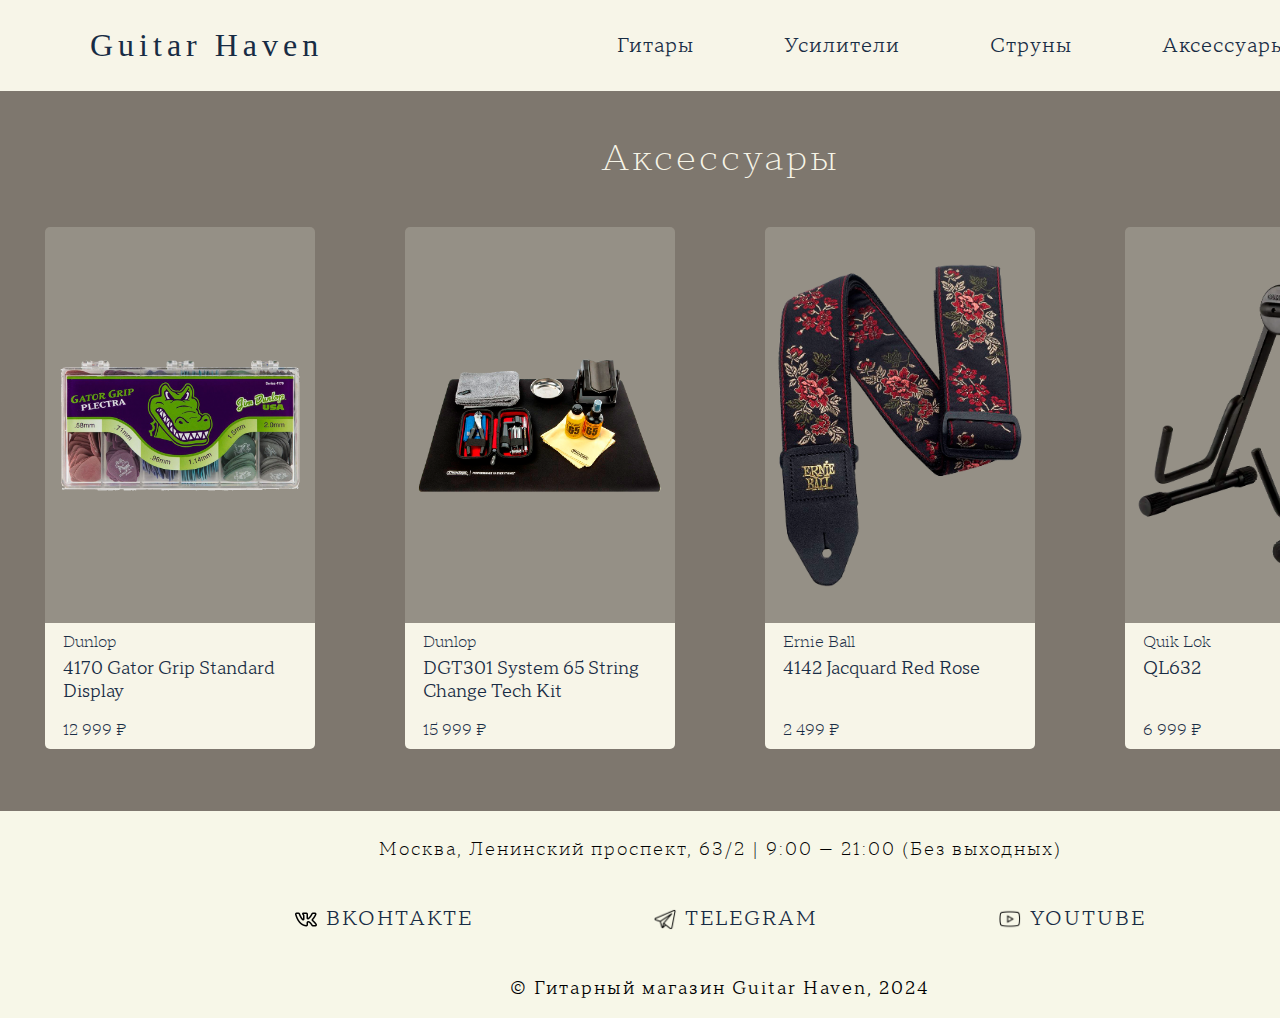
<file: accessories.html>
<!DOCTYPE html>
<html lang="ru">
<head>
    <meta charset="UTF-8">
    <meta name="viewport" content="width=device-width, initial-scale=1.0">
    <link rel="shortcut icon" href="styles/ph/icon192.png" type="image/png">
    <link rel="stylesheet" href="styles/style_accessories.css"> 
    <title>Guitar Haven</title>
</head>
<body>
    <script src="script.js"></script>
    <header>
        <div class="logo">
            <h1><a href="index.html">Guitar Haven</a></h1>
        </div>
        <nav>
            <ul>
                <li><a href="guitars.html">Гитары</a></li>
                <li><a href="amp.html">Усилители</a></li>
                <li><a href="strings.html">Струны</a></li>
                <li><a href="accessories.html">Аксессуары</a></li>
            </ul>
        </nav>
    </header>
    <main>
        <div class="container">
            <div class="main-text">
                Аксессуары
            </div>
            <div class="main-content">

                    <div class="cell">
                        <a href="#" onclick="showForm('Dunlop 4170 Gator Grip Standard Display', '12999')">
                        <div class="cell-image">
                            <img src="styles/ph/Dunlop_4170_Gator_Grip_Standard_Display.png">
                        </div>
                        <div class="cell-text">
                            <div class="maker">Dunlop</div>
                            <div class="model">4170 Gator Grip Standard Display</div>
                            <div class="price">12 999 ₽</div>
                        </div>
                        </a>
                    </div>
                
                <div class="cell">
                    <a href="#" onclick="showForm('Dunlop DGT301 System 65 String Change Tech Kit', '15999')">
                        <div class="cell-image">
                            <img src="styles/ph/Dunlop_DGT301_System_65_String_Change_Tech_Kit.png">
                        </div>
                        <div class="cell-text">
                            <div class="maker">Dunlop</div>
                            <div class="model">DGT301 System 65 String Change Tech Kit</div>
                            <div class="price">15 999 ₽</div>
                        </div>
                    </a>
                </div>
                
                <div class="cell">
                    <a href="#" onclick="showForm('Ernie Ball 4142 Jacquard Red Rose', '2499')">
                        <div class="cell-image">
                            <img src="styles/ph/ERNIE_BALL_4142_Jacquard_Red_Rose.png">
                        </div>
                        <div class="cell-text">
                            <div class="maker">Ernie Ball</div>
                            <div class="model">4142 Jacquard Red Rose</div>
                            <div class="price">2 499 ₽</div>
                        </div>
                    </a>
                </div>

                <div class="cell">
                    <a href="#" onclick="showForm('Quik Lok QL632', '6999')">
                        <div class="cell-image">
                            <img src="styles/ph/QUIK_LOK_QL632.png">
                        </div>
                        <div class="cell-text">
                            <div class="maker">Quik Lok</div>
                            <div class="model">QL632</div>
                            <div class="price">6 999 ₽</div>
                        </div>
                    </a>
                </div>
    
            </div>
        </div>

        <div class="footer-content">
            <div class="contacts">
                <p>Москва, Ленинский проспект, 63/2 | 9:00 — 21:00 (Без выходных)</p>
                <nav class="footer-menu">
                    <div class="socials">
                        <ul>
                            <li><a href="https://vk.com/guitar_haven" class="vk">ВКОНТАКТЕ</a></li>
                            <li><a href="https://t.me/+OO-xikKGT0M5MjQy" class="tg">TELEGRAM</a></li>
                            <li><a href="https://www.youtube.com/@guitar_haven" class="youtube">YOUTUBE</a></li>
                        </ul>
                    </div>
                </nav>
                <div class="copyright">© Гитарный магазин Guitar Haven, 2024</div>
            </div>
        </div>
        
        <div id="modal" class="modal">
            <div class="modal-content">
                <span class="close" onclick="closeForm()">&times;</span>
                <h2 id="form-title"></h2>
                <form id="order-form" action="order.php" method="post">
                    <input type="hidden" id="item-name" name="item-name">
                    <input type="hidden" id="item-price" name="item-price">
                    <label for="name">Ваше имя:</label>
                    <input type="text" id="name" name="name" required>
                    <label for="email">Ваш email:</label>
                    <input type="email" id="email" name="email">
                    <input type="submit" value="Отправить">
                </form>
            </div>
        </div>

    </main>
</body>
</html>
</file>
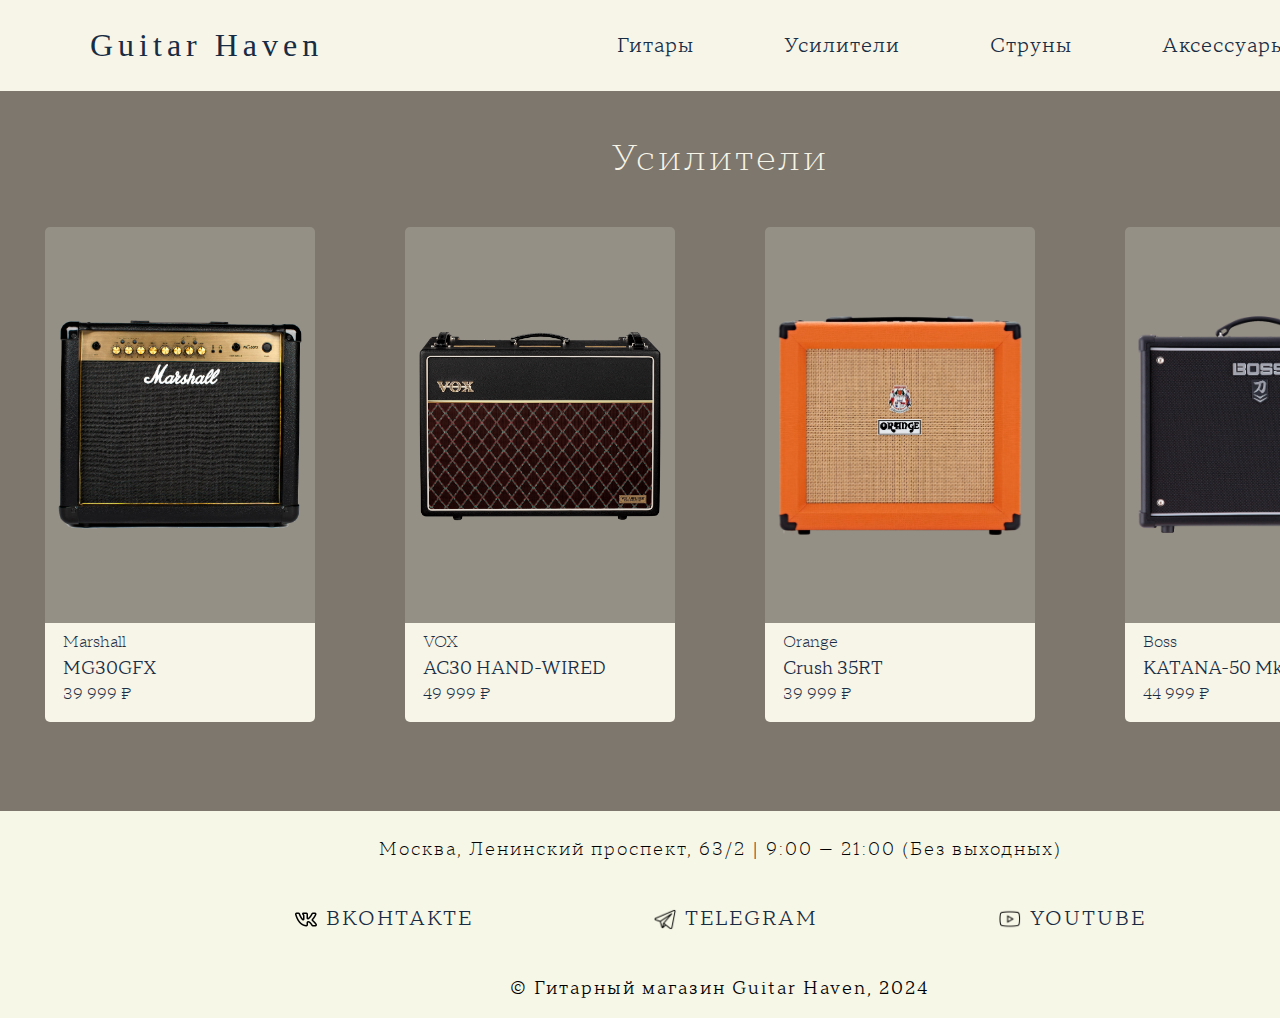
<file: amp.html>
<!DOCTYPE html>
<html lang="ru">
<head>
    <meta charset="UTF-8">
    <meta name="viewport" content="width=device-width, initial-scale=1.0">
    <link rel="shortcut icon" href="styles/ph/icon192.png" type="image/png">
    <link rel="stylesheet" href="styles/style_amp.css"> 
    <title>Guitar Haven</title>
</head>
<body>
    <script src="script.js"></script>
    <header>
        <div class="logo">
            <h1><a href="index.html">Guitar Haven</a></h1>
        </div>
        <nav>
            <ul>
                <li><a href="guitars.html">Гитары</a></li>
                <li><a href="amp.html">Усилители</a></li>
                <li><a href="strings.html">Струны</a></li>
                <li><a href="accessories.html">Аксессуары</a></li>
            </ul>
        </nav>
    </header>
    <main>
        <div class="container">
            <div class="main-text">
                Усилители
            </div>
            <div class="main-content">

                    <div class="cell">
                        <a href="#" onclick="showForm('Marshall MG30GFX', '39999')">
                        <div class="cell-image">
                            <img src="styles/ph/marshall_mg30gfx.png">
                        </div>
                        <div class="cell-text">
                            <div class="maker">Marshall</div>
                            <div class="model">MG30GFX</div>
                            <div class="price">39 999 ₽</div>
                        </div>
                        </a>
                    </div>
                
                <div class="cell">
                    <a href="#" onclick="showForm('VOX AC30 HAND-WIRED', '49999')">
                        <div class="cell-image">
                            <img src="styles/ph/vox_AC30_hand-wired.png">
                        </div>
                        <div class="cell-text">
                            <div class="maker">VOX</div>
                            <div class="model">AC30 HAND-WIRED</div>
                            <div class="price">49 999 ₽</div>
                        </div>
                    </a>
                </div>
                
                <div class="cell">
                    <a href="#" onclick="showForm('Orange Crush 35RT', '39999')">
                        <div class="cell-image">
                            <img src="styles/ph/orange_crush_35rt.png">
                        </div>
                        <div class="cell-text">
                            <div class="maker">Orange</div>
                            <div class="model">Crush 35RT</div>
                            <div class="price">39 999 ₽</div>
                        </div>
                    </a>
                </div>

                <div class="cell">
                    <a href="#" onclick="showForm('Boss KATANA-50 MkII', '44999')">
                        <div class="cell-image">
                            <img src="styles/ph/boss_katana_50_mk_ll.png">
                        </div>
                        <div class="cell-text">
                            <div class="maker">Boss</div>
                            <div class="model">KATANA-50 MkII</div>
                            <div class="price">44 999 ₽</div>
                        </div>
                    </a>
                </div>
    
            </div>
        </div>

        <div class="footer-content">
            <div class="contacts">
                <p>Москва, Ленинский проспект, 63/2 | 9:00 — 21:00 (Без выходных)</p>
                <nav class="footer-menu">
                    <div class="socials">
                        <ul>
                            <li><a href="https://vk.com/guitar_haven" class="vk">ВКОНТАКТЕ</a></li>
                            <li><a href="https://t.me/+OO-xikKGT0M5MjQy" class="tg">TELEGRAM</a></li>
                            <li><a href="https://www.youtube.com/@guitar_haven" class="youtube">YOUTUBE</a></li>
                        </ul>
                    </div>
                </nav>
                <div class="copyright">© Гитарный магазин Guitar Haven, 2024</div>
            </div>
        </div>
        
        <div id="modal" class="modal">
            <div class="modal-content">
                <span class="close" onclick="closeForm()">&times;</span>
                <h2 id="form-title"></h2>
                <form id="order-form" action="order.php" method="post">
                    <input type="hidden" id="item-name" name="item-name">
                    <input type="hidden" id="item-price" name="item-price">
                    <label for="name">Ваше имя:</label>
                    <input type="text" id="name" name="name" required>
                    <label for="email">Ваш email:</label>
                    <input type="email" id="email" name="email">
                    <input type="submit" value="Отправить">
                </form>
            </div>
        </div>

    </main>
</body>
</html>
</file>
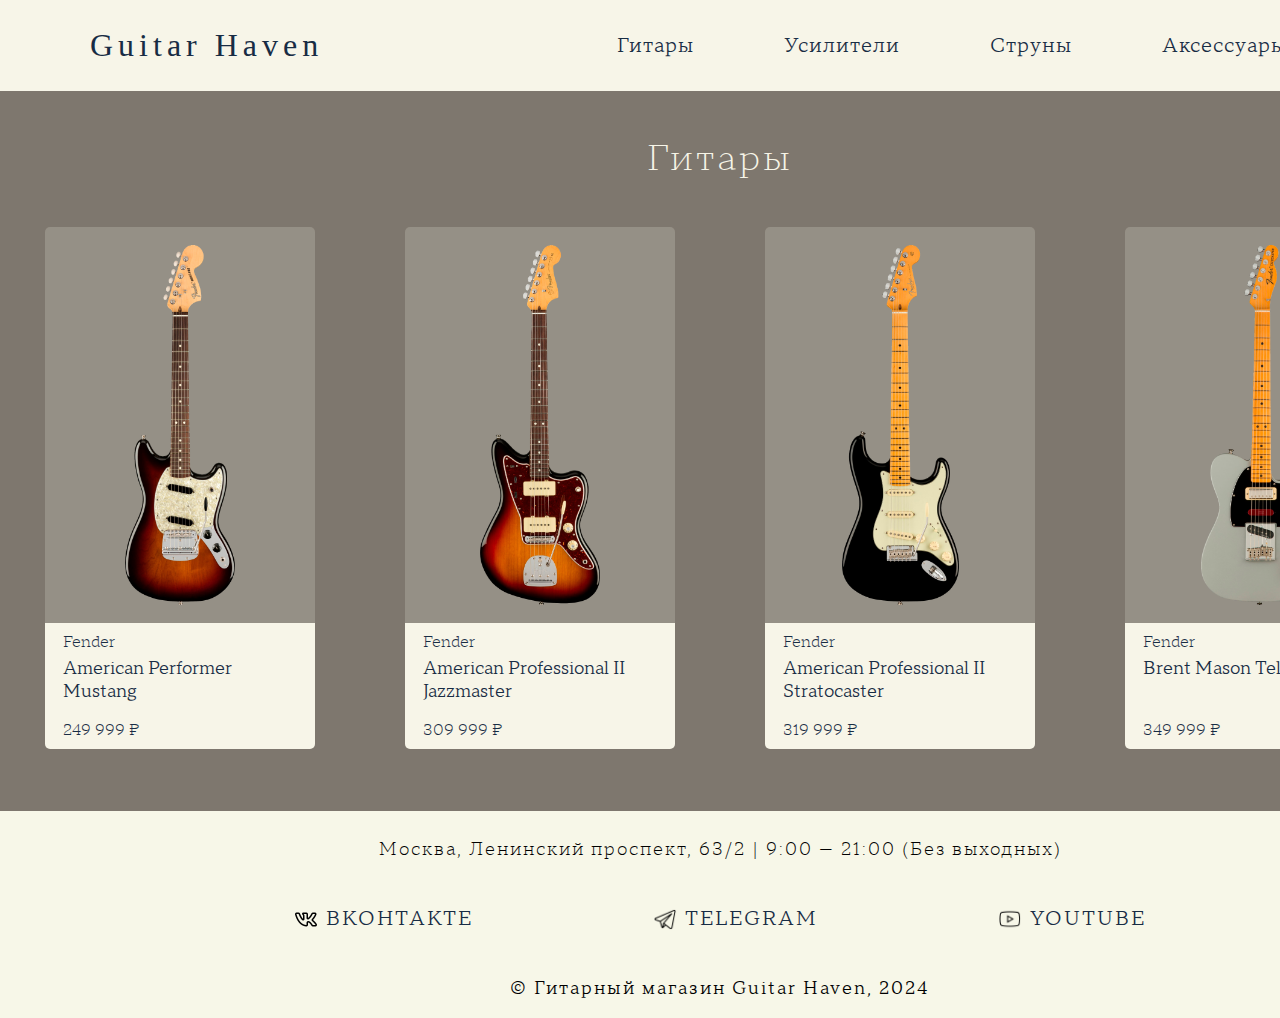
<file: guitars.html>
<!DOCTYPE html>
<html lang="ru">
<head>
    <meta charset="UTF-8">
    <meta name="viewport" content="width=device-width, initial-scale=1.0">
    <link rel="shortcut icon" href="styles/ph/icon192.png" type="image/png">
    <link rel="stylesheet" href="styles/style_guitars.css"> 
    <title>Guitar Haven</title>
</head>
<body>
    <script src="script.js"></script>
    <header>
        <div class="logo">
            <h1><a href="index.html">Guitar Haven</a></h1>
        </div>
        <nav>
            <ul>
                <li><a href="guitars.html">Гитары</a></li>
                <li><a href="amp.html">Усилители</a></li>
                <li><a href="strings.html">Струны</a></li>
                <li><a href="accessories.html">Аксессуары</a></li>
            </ul>
        </nav>
    </header>
    <main>
        <div class="container">
            <div class="main-text">
                Гитары
            </div>
            <div class="main-content">

                    <div class="cell" onclick="showForm('Fender American Performer Mustang', '249999')">
                        <a href="#">
                        <div class="cell-image">
                            <img src="styles/ph/american_preformer_mustang.png">
                        </div>
                        <div class="cell-text">
                            <div class="maker">Fender</div>
                            <div class="model">American Performer Mustang</div>
                            <div class="price">249 999 ₽</div>
                        </div>
                        </a>
                    </div>

                <div class="cell">
                    <a href="#" onclick="showForm('Fender American Professional II Jazzmaster', '309999')">
                        <div class="cell-image">
                            <img src="styles/ph/american_professional_ll_jazzmaster.png">
                        </div>
                        <div class="cell-text">
                            <div class="maker">Fender</div>
                            <div class="model">American Professional II Jazzmaster</div>
                            <div class="price">309 999 ₽</div>
                        </div>
                    </a>
                </div>

                <div class="cell">
                    <a href="#" onclick="showForm('Fender Professional II Stratocaster', '319999')">
                        <div class="cell-image">
                            <img src="styles/ph/american_professional_ll_stratocaster.png">
                        </div>
                        <div class="cell-text">
                            <div class="maker">Fender</div>
                            <div class="model">American Professional II Stratocaster</div>
                            <div class="price">319 999 ₽</div>
                        </div>
                    </a>
                </div>
                
                <div class="cell">
                    <a href="#" onclick="showForm('Fender Brent Mason Telecaster', '349999')" >
                        <div class="cell-image">
                            <img src="styles/ph/brent_mason_telecaster.png">
                        </div>
                        <div class="cell-text">
                            <div class="maker">Fender</div>
                            <div class="model">Brent Mason Telecaster</div>
                            <div class="price">349 999 ₽</div>
                        </div>
                    </a>
                </div>
    
            </div>
        </div>

        <div class="footer-content">
            <div class="contacts">
                <p>Москва, Ленинский проспект, 63/2 | 9:00 — 21:00 (Без выходных)</p>
                <nav class="footer-menu">
                    <div class="socials">
                        <ul>
                            <li><a href="https://vk.com/guitar_haven" class="vk">ВКОНТАКТЕ</a></li>
                            <li><a href="https://t.me/+OO-xikKGT0M5MjQy" class="tg">TELEGRAM</a></li>
                            <li><a href="https://www.youtube.com/@guitar_haven" class="youtube">YOUTUBE</a></li>
                        </ul>
                    </div>
                </nav>
                <div class="copyright">© Гитарный магазин Guitar Haven, 2024</div>
            </div>
        </div>

        <div id="modal" class="modal">
            <div class="modal-content">
                <span class="close" onclick="closeForm()">&times;</span>
                <h2 id="form-title"></h2>
                <form id="order-form" action="order.php" method="post">
                    <input type="hidden" id="item-name" name="item-name">
                    <input type="hidden" id="item-price" name="item-price">
                    <label for="name">Ваше имя:</label>
                    <input type="text" id="name" name="name" required>
                    <label for="email">Ваш email:</label>
                    <input type="email" id="email" name="email">
                    <input type="submit" value="Отправить">
                </form>
            </div>
        </div>

    </main>
</body>
</html>
</file>
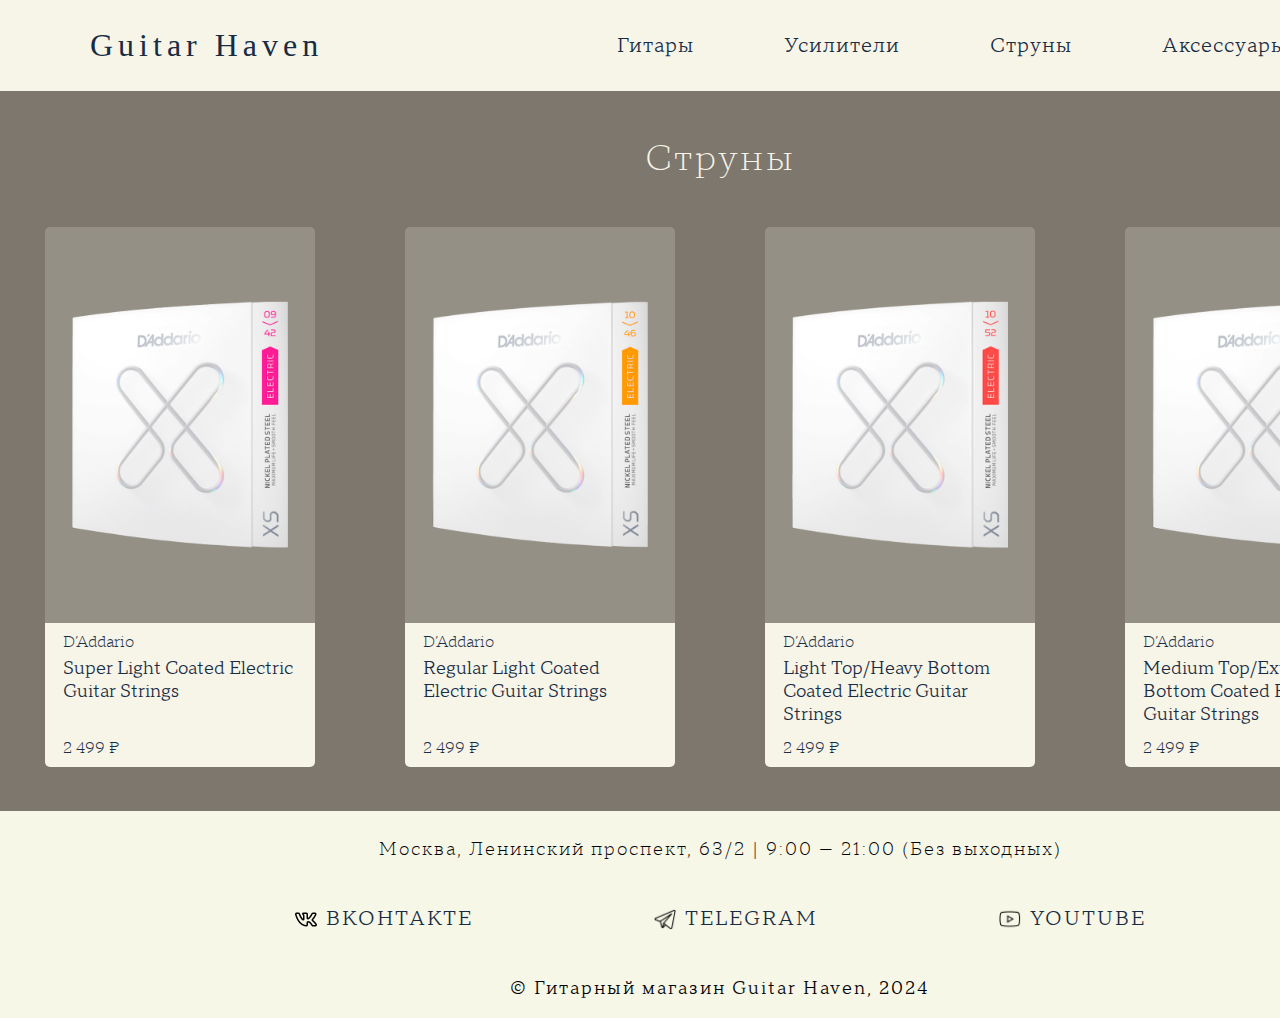
<file: strings.html>
<!DOCTYPE html>
<html lang="ru">
<head>
    <meta charset="UTF-8">
    <meta name="viewport" content="width=device-width, initial-scale=1.0">
    <link rel="shortcut icon" href="styles/ph/icon192.png" type="image/png">
    <link rel="stylesheet" href="styles/style_strings.css"> 
    <title>Guitar Haven</title>
</head>
<body>
    <script src="script.js"></script>
    <header>
        <div class="logo">
            <h1><a href="index.html">Guitar Haven</a></h1>
        </div>
        <nav>
            <ul>
                <li><a href="guitars.html">Гитары</a></li>
                <li><a href="amp.html">Усилители</a></li>
                <li><a href="strings.html">Струны</a></li>
                <li><a href="accessories.html">Аксессуары</a></li>
            </ul>
        </nav>
    </header>
    <main>
        <div class="container">
            <div class="main-text">
                Струны
            </div>
            <div class="main-content">

                    <div class="cell">
                        <a href="#" onclick="showForm('D’Addario Super Light Coated Electric Guitar Strings', '2499')">
                        <div class="cell-image">
                            <img src="styles/ph/Super_Light_Coated_Electric_Guitar_Strings.png">
                        </div>
                        <div class="cell-text">
                            <div class="maker">D’Addario</div>
                            <div class="model">Super Light Coated Electric Guitar Strings</div>
                            <div class="price">2 499 ₽</div>
                        </div>
                        </a>
                    </div>

                <div class="cell">
                    <a href="#" onclick="showForm('D’Addario Regular Light Coated Electric Guitar Strings', '2499')">
                        <div class="cell-image">
                            <img src="styles/ph/Regular_Light_Coated_Electric_Guitar_Strings.png">
                        </div>
                        <div class="cell-text">
                            <div class="maker">D’Addario</div>
                            <div class="model">Regular Light Coated Electric Guitar Strings</div>
                            <div class="price">2 499 ₽</div>
                        </div>
                    </a>
                </div>
                
                <div class="cell">
                    <a href="#" onclick="showForm('D’Addario Light Top/Heavy Bottom Coated Electric Guitar Strings', '2499')">
                        <div class="cell-image">
                            <img src="styles/ph/Light_Top_Heavy_Bottom_Coated_Electric_Guitar_Strings.png">
                        </div>
                        <div class="cell-text">
                            <div class="maker">D’Addario</div>
                            <div class="model">Light Top/Heavy Bottom Coated Electric Guitar Strings</div>
                            <div class="price">2 499 ₽</div>
                        </div>
                    </a>
                </div>
                
                <div class="cell">
                    <a href="#" onclick="showForm('D’Addario Medium Top/Extra Heavy Bottom Coated Electric Guitar Strings', '2499')">
                        <div class="cell-image">
                            <img src="styles/ph/Medium_Top_Extra_Heavy_Coated_Electric_Guitar_Strings.png">
                        </div>
                        <div class="cell-text">
                            <div class="maker">D’Addario</div>
                            <div class="model">Medium Top/Extra Heavy Bottom Coated Electric Guitar Strings</div>
                            <div class="price">2 499 ₽</div>
                        </div>
                    </a>
                </div>
    
            </div>
        </div>

        <div class="footer-content">
            <div class="contacts">
                <p>Москва, Ленинский проспект, 63/2 | 9:00 — 21:00 (Без выходных)</p>
                <nav class="footer-menu">
                    <div class="socials">
                        <ul>
                            <li><a href="https://vk.com/guitar_haven" class="vk">ВКОНТАКТЕ</a></li>
                            <li><a href="https://t.me/+OO-xikKGT0M5MjQy" class="tg">TELEGRAM</a></li>
                            <li><a href="https://www.youtube.com/@guitar_haven" class="youtube">YOUTUBE</a></li>
                        </ul>
                    </div>
                </nav>
                <div class="copyright">© Гитарный магазин Guitar Haven, 2024</div>
            </div>
        </div>
        
        <div id="modal" class="modal">
            <div class="modal-content">
                <span class="close" onclick="closeForm()">&times;</span>
                <h2 id="form-title"></h2>
                <form id="order-form" action="order.php" method="post">
                    <input type="hidden" id="item-name" name="item-name">
                    <input type="hidden" id="item-price" name="item-price">
                    <label for="name">Ваше имя:</label>
                    <input type="text" id="name" name="name" required>
                    <label for="email">Ваш email:</label>
                    <input type="email" id="email" name="email">
                    <input type="submit" value="Отправить">
                </form>
            </div>
        </div>

    </main>
</body>
</html>
</file>
<file: styles/style_accessories.css>
@font-face {
    font-family: 'TT Norms';
    src: url('fonts/tt-norms-pro-serif/TTNormsProSerif-Normal.ttf') format('truetype');
}

@font-face {
    font-family: 'TT Norms Light';
    src: url('fonts/tt-norms-pro-serif/TTNormsProSerif-Light.ttf') format('truetype');
}

@font-face {
    font-family: 'TT Norms Regular';
    src: url('fonts/tt-norms-pro-serif/TTNormsProSerif-Regular.ttf') format('truetype');
}

body {
    display: grid;
    background-color: rgb(126, 119, 110);
    margin: 0;
}

header {
    background-color: #f7f5e8;
    display: flex;
    justify-content: space-between;
    align-items: center;
    padding: 3vb 2vb;
}

header h1 a {
    color: #182C44;
    text-decoration: none;
}

.logo h1 {
    text-align: center;
    letter-spacing: 5px;
    margin: 0 8vb;
    font-family: 'Engravers MT', serif;
    font-weight: 200;
}

header nav ul {
    padding-inline-end: 10vb;
    padding-inline-start: 0;
    letter-spacing: 1px;
    list-style: none;
    margin: auto;
    display: flex;
    flex-wrap: wrap;
    justify-content: center;
}

header nav li {
    margin: 0 5vb;
}

header nav a {
    text-align: center;
    font-size: 20px;
    font-family: 'TT Norms Regular', sans-serif;
    font-weight: 400;
    text-decoration: none;
    color: #182C44;
    position: relative;
    transition: transform 0.3s ease;
    display: block;
}

header nav a:hover {
    transform: scale(1.1);
}

.container {
    height: 80vb;
    display: flex;
    align-items: center;
    flex-direction: column;
}

.main-text {
    text-align: center;
    margin: 5vb 0;
    color: rgb(247, 245, 232);
    font-family: 'TT Norms Light', sans-serif;
    letter-spacing: 3px;
    font-size: 36px;
    font-weight: 100;
}

.main-content {
    display: flex;
    justify-content: center;
    align-items: center;
    flex-direction: row;
}

.cell {
    align-items: center;
    justify-content: center;
    text-align: center;
    width: 30vb;
    height: 40vb;
    margin: 0 5vb;
    transition: 0.3s;
}

.cell:hover {
    transform: scale(1.05);
    transition: 0.3s;
}

.cell-image {
    padding: 2vb 0;
    border-top-right-radius: 5px;
    border-top-left-radius: 5px;
    background-color: rgba(247, 245, 232, 0.2);
    display: flex;
    justify-content: center;
    align-items: center;
    height: 100%;
    width: 100%;
    overflow: hidden;
}

.cell-image img {
    transform: scale(0.9);
    max-width: 100%;
    max-height: 100%;
    width: auto;
    height: auto;
    object-fit: cover;
}

.cell-text {
    display: flex;
    flex-direction: column;
    min-height: 12vb;
    padding: 1vb 2vb;
    margin: 0;
    background-color: #f7f5e8;
    border-bottom-left-radius: 5px;
    border-bottom-right-radius: 5px;
    margin-bottom: 5vb;
}

.cell-text .maker {
    text-align: start;
    color: #182C44;
    font-family: 'TT Norms Light', sans-serif;;
}

.cell-text .model {
    text-align: start;
    color: #182C44;
    font-family: 'TT Norms Regular', sans-serif;;
    font-size: large;
    padding: 0.5vb 0;
}

.cell-text .price {
    margin: auto auto 0 0;
    color: #182C44;
    font-family: 'TT Norms Light', sans-serif;
}

a {
    text-decoration: none;
}

.footer-content {
    flex-direction: column;
    justify-content: center;
    align-items: center;
    font-size: 18px;
    font-family: 'TT Norms Regular', sans-serif;
    letter-spacing: 2px;
    padding: 2vb 3vb;
    height: max-content;
    margin: 0;
    background-color: #f7f7e8;
}

.contacts p {
    font-family: 'TT Norms Light', sans-serif;
    text-align: center;
    padding-top: 1vb;
    margin: 0;
}

.socials ul {
    margin: 3vb 0;
    padding-inline-start: 0;
    list-style: none;
    display: flex;
    flex-wrap: wrap;
    align-items: center;
    justify-content: center;
}

.socials li {
    margin: 2vb 10vb;
    display: flex;
    align-items: center;
}

.socials li a {
    display: flex;
    align-items: center;
    text-decoration: none;
}

.socials li a::before {
    content: '';
    display: inline-block;
    width: 24px;
    height: 24px;
    background-size: contain;
    background-repeat: no-repeat;
    margin-right: 8px;
}

.socials li a.vk::before {
    background-image: url('ph/vk_alpha.png');
}

.socials li a.tg::before {
    background-image: url('ph/tg.png');
}

.socials li a.youtube::before {
    background-image: url('ph/youtube.png');
}

.copyright {
    text-align: center;
}

.footer-content nav a {
    text-align: center;
    font-size: 20px;
    font-family: 'TT Norms Regular', sans-serif;
    font-weight: 400;
    text-decoration: none;
    color: #182C44;
    position: relative;
    transition: transform 0.3s ease;
}

.footer-content nav a:hover {
    transform: scale(1.1);
}

.modal {
    display: none;
    position: fixed;
    z-index: 1000;
    left: 0;
    top: 0;
    width: 100%;
    height: 100%;
    overflow: auto;
    background-color: rgba(0, 0, 0, 0.5);
}

.modal-content {
    background-color: #f7f5e8;
    margin: 10% auto;
    padding: 20px;
    border: 1px solid #888;
    width: 80%;
    max-width: 500px;
    border-radius: 10px;
}

.modal-content h2{
    font-family: 'TT Norms Regular', sans-serif;
    text-align: center;
    color: #182c44;
}

.close {
    color: #aaa;
    float: right;
    font-size: 28px;
    font-weight: bold;
}

.close:hover,
.close:focus {
    color: black;
    text-decoration: none;
    cursor: pointer;
}

#order-form {
    display: flex;
    flex-direction: column;
}

#order-form label {
    margin-bottom: 10px;
    font-family: 'TT Norms Regular', sans-serif;
    color: #182C44;
}

#order-form input[type="text"],
#order-form input[type="email"] {
    font-size: large;
    margin-bottom: 20px;
    padding: 10px;
    font-family: 'TT Norms Regular', sans-serif;
    border: 1px solid #ccc;
    border-radius: 5px;
}

#order-form input[type="submit"] {
    font-family: 'TT Norms Regular', sans-serif;
    font-size: 16px;
    padding: 10px;
    background-color: #7e776e;
    color: white;
    border: none;
    border-radius: 5px;
    cursor: pointer;
    transition: 0.3s;
}

#order-form input[type="submit"]:hover {
    transition: 0.3s;
    background-color: #333;
}
</file>
<file: styles/style_amp.css>
@font-face {
    font-family: 'TT Norms';
    src: url('fonts/tt-norms-pro-serif/TTNormsProSerif-Normal.ttf') format('truetype');
}

@font-face {
    font-family: 'TT Norms Light';
    src: url('fonts/tt-norms-pro-serif/TTNormsProSerif-Light.ttf') format('truetype');
}

@font-face {
    font-family: 'TT Norms Regular';
    src: url('fonts/tt-norms-pro-serif/TTNormsProSerif-Regular.ttf') format('truetype');
}

body {
    display: grid;
    background-color: rgb(126, 119, 110);
    margin: 0;
}

header {
    background-color: #f7f5e8;
    display: flex;
    justify-content: space-between;
    align-items: center;
    padding: 3vb 2vb;
}

header h1 a {
    color: #182C44;
    text-decoration: none;
}

.logo h1 {
    text-align: center;
    letter-spacing: 5px;
    margin: 0 8vb;
    font-family: 'Engravers MT', serif;
    font-weight: 200;
}

header nav ul {
    padding-inline-end: 10vb;
    padding-inline-start: 0;
    letter-spacing: 1px;
    list-style: none;
    margin: auto;
    display: flex;
    flex-wrap: wrap;
    justify-content: center;
}

header nav li {
    margin: 0 5vb;
}

header nav a {
    text-align: center;
    font-size: 20px;
    font-family: 'TT Norms Regular', sans-serif;
    font-weight: 400;
    text-decoration: none;
    color: #182C44;
    position: relative;
    transition: transform 0.3s ease;
    display: block;
}

header nav a:hover {
    transform: scale(1.1);
}

.container {
    height: 80vb;
    display: flex;
    align-items: center;
    flex-direction: column;
}

.main-text {
    text-align: center;
    margin: 5vb 0;
    color: rgb(247, 245, 232);
    font-family: 'TT Norms Light', sans-serif;
    letter-spacing: 3px;
    font-size: 36px;
    font-weight: 100;
}

.main-content {
    display: flex;
    justify-content: center;
    align-items: center;
    flex-direction: row;
}

.cell {
    align-items: center;
    justify-content: center;
    text-align: center;
    width: 30vb;
    height: 40vb;
    margin: 0 5vb;
    transition: 0.3s;
}

.cell:hover {
    transform: scale(1.05);
    transition: 0.3s;
}

.cell-image {
    padding: 2vb 0;
    border-top-right-radius: 5px;
    border-top-left-radius: 5px;
    background-color: rgba(247, 245, 232, 0.2);
    display: flex;
    justify-content: center;
    align-items: center;
    height: 100%;
    width: 100%;
    overflow: hidden;
}

.cell-image img {
    transform: scale(0.9);
    max-width: 100%;
    max-height: 100%;
    width: auto;
    height: auto;
    object-fit: cover;
}

.cell-text {
    min-height: 9vb;
    padding: 1vb 2vb;
    margin: 0;
    background-color: #f7f5e8;
    border-bottom-left-radius: 5px;
    border-bottom-right-radius: 5px;
    margin-bottom: 5vb;
}

.cell-text .maker {
    text-align: start;
    color: #182C44;
    font-family: 'TT Norms Light', sans-serif;;
}

.cell-text .model {
    text-align: start;
    color: #182C44;
    font-family: 'TT Norms Regular', sans-serif;;
    font-size: large;
    padding: 0.5vb 0;
}

.cell-text .price {
    color: #182C44;
    text-align: start;
    font-family: 'TT Norms Light', sans-serif;;
}

a {
    text-decoration: none;
}

.footer-content {
    flex-direction: column;
    justify-content: center;
    align-items: center;
    font-size: 18px;
    font-family: 'TT Norms Regular', sans-serif;
    letter-spacing: 2px;
    padding: 2vb 3vb;
    height: max-content;
    margin: 0;
    background-color: #f7f7e8;
}

.contacts p {
    font-family: 'TT Norms Light', sans-serif;
    text-align: center;
    padding-top: 1vb;
    margin: 0;
}

.socials ul {
    margin: 3vb 0;
    padding-inline-start: 0;
    list-style: none;
    display: flex;
    flex-wrap: wrap;
    align-items: center;
    justify-content: center;
}

.socials li {
    margin: 2vb 10vb;
    display: flex;
    align-items: center;
}

.socials li a {
    display: flex;
    align-items: center;
    text-decoration: none;
}

.socials li a::before {
    content: '';
    display: inline-block;
    width: 24px;
    height: 24px;
    background-size: contain;
    background-repeat: no-repeat;
    margin-right: 8px;
}

.socials li a.vk::before {
    background-image: url('ph/vk_alpha.png');
}

.socials li a.tg::before {
    background-image: url('ph/tg.png');
}

.socials li a.youtube::before {
    background-image: url('ph/youtube.png');
}

.copyright {
    text-align: center;
}

.footer-content nav a {
    text-align: center;
    font-size: 20px;
    font-family: 'TT Norms Regular', sans-serif;
    font-weight: 400;
    text-decoration: none;
    color: #182C44;
    position: relative;
    transition: transform 0.3s ease;
}

.footer-content nav a:hover {
    transform: scale(1.1);
}

.modal {
    display: none;
    position: fixed;
    z-index: 1000;
    left: 0;
    top: 0;
    width: 100%;
    height: 100%;
    overflow: auto;
    background-color: rgba(0, 0, 0, 0.5);
}

.modal-content {
    background-color: #f7f5e8;
    margin: 10% auto;
    padding: 20px;
    border: 1px solid #888;
    width: 80%;
    max-width: 500px;
    border-radius: 10px;
}

.modal-content h2{
    font-family: 'TT Norms Regular', sans-serif;
    text-align: center;
    color: #182C44;
}

.close {
    color: #aaa;
    float: right;
    font-size: 28px;
    font-weight: bold;
}

.close:hover,
.close:focus {
    color: black;
    text-decoration: none;
    cursor: pointer;
}

#order-form {
    display: flex;
    flex-direction: column;
}

#order-form label {
    margin-bottom: 10px;
    font-family: 'TT Norms Regular', sans-serif;
    color: #182C44;
}

#order-form input[type="text"],
#order-form input[type="email"] {
    font-size: large;
    margin-bottom: 20px;
    padding: 10px;
    font-family: 'TT Norms Regular', sans-serif;
    border: 1px solid #ccc;
    border-radius: 5px;
}

#order-form input[type="submit"] {
    font-family: 'TT Norms Regular', sans-serif;
    font-size: 16px;
    padding: 10px;
    background-color: #7e776e;
    color: white;
    border: none;
    border-radius: 5px;
    cursor: pointer;
    transition: 0.3s;
}

#order-form input[type="submit"]:hover {
    transition: 0.3s;
    background-color: #333;
}
</file>
<file: styles/style_guitars.css>
@font-face {
    font-family: 'TT Norms';
    src: url('fonts/tt-norms-pro-serif/TTNormsProSerif-Normal.ttf') format('truetype');
}

@font-face {
    font-family: 'TT Norms Light';
    src: url('fonts/tt-norms-pro-serif/TTNormsProSerif-Light.ttf') format('truetype');
}

@font-face {
    font-family: 'TT Norms Regular';
    src: url('fonts/tt-norms-pro-serif/TTNormsProSerif-Regular.ttf') format('truetype');
}

body {
    display: grid;
    background-color: rgb(126, 119, 110);
    margin: 0;
}

header {
    background-color: #f7f5e8;
    display: flex;
    justify-content: space-between;
    align-items: center;
    padding: 3vb 2vb;
}

header h1 a {
    color: #182C44;
    text-decoration: none;
}

.logo h1 {
    text-align: center;
    letter-spacing: 5px;
    margin: 0 8vb;
    font-family: 'Engravers MT', serif;
    font-weight: 200;
}

header nav ul {
    padding-inline-end: 10vb;
    padding-inline-start: 0;
    letter-spacing: 1px;
    list-style: none;
    margin: auto;
    display: flex;
    flex-wrap: wrap;
    justify-content: center;
}

header nav li {
    margin: 0 5vb;
}

header nav a {
    text-align: center;
    font-size: 20px;
    font-family: 'TT Norms Regular', sans-serif;
    font-weight: 400;
    text-decoration: none;
    color: #182C44;
    position: relative;
    transition: transform 0.3s ease;
    display: block;
}

header nav a:hover {
    transform: scale(1.1);
}

.container {
    height: 80vb;
    display: flex;
    align-items: center;
    flex-direction: column;
}

.main-text {
    text-align: center;
    margin: 5vb 0;
    color: rgb(247, 245, 232);
    font-family: 'TT Norms Light', sans-serif;
    letter-spacing: 3px;
    font-size: 36px;
    font-weight: 100;
}

.main-content {
    display: flex;
    justify-content: center;
    align-items: center;
    flex-direction: row;
}

.cell {
    align-items: center;
    justify-content: center;
    text-align: center;
    width: 30vb;
    height: 40vb;
    margin: 0 5vb;
    transition: 0.3s;
}

.cell:hover {
    transform: scale(1.05);
    transition: 0.3s;
}

.cell-image {
    padding: 2vb 0;
    border-top-right-radius: 5px;
    border-top-left-radius: 5px;
    background-color: rgba(247, 245, 232, 0.2);
    display: flex;
    justify-content: center;
    align-items: center;
    height: 100%;
    width: 100%;
    overflow: hidden;
}

.cell-image img {
    max-width: 100%;
    max-height: 100%;
    width: auto;
    height: auto;
    object-fit: cover;
}

.cell-text {
    display:flex;
    flex-direction: column;
    min-height: 12vb;
    padding: 1vb 2vb;
    margin: 0;
    background-color: #f7f5e8;
    border-bottom-left-radius: 5px;
    border-bottom-right-radius: 5px;
    margin-bottom: 5vb;
}

.cell-text .maker {
    text-align: start;
    color: #182C44;
    font-family: 'TT Norms Light', sans-serif;;
}

.cell-text .model {
    text-align: start;
    color: #182C44;
    font-family: 'TT Norms Regular', sans-serif;;
    font-size: large;
    padding: 0.5vb 0;
}

.cell-text .price {
    margin: auto auto 0 0;
    color: #182C44;
    font-family: 'TT Norms Light', sans-serif;
}

a {
    text-decoration: none;
}

.footer-content {
    flex-direction: column;
    justify-content: center;
    align-items: center;
    font-size: 18px;
    font-family: 'TT Norms Regular', sans-serif;
    letter-spacing: 2px;
    padding: 2vb 3vb;
    height: max-content;
    margin: 0;
    background-color: #f7f7e8;
}

.contacts p {
    font-family: 'TT Norms Light', sans-serif;
    text-align: center;
    padding-top: 1vb;
    margin: 0;
}

.socials ul {
    margin: 3vb 0;
    padding-inline-start: 0;
    list-style: none;
    display: flex;
    flex-wrap: wrap;
    align-items: center;
    justify-content: center;
}

.socials li {
    margin: 2vb 10vb;
    display: flex;
    align-items: center;
}

.socials li a {
    display: flex;
    align-items: center;
    text-decoration: none;
}

.socials li a::before {
    content: '';
    display: inline-block;
    width: 24px;
    height: 24px;
    background-size: contain;
    background-repeat: no-repeat;
    margin-right: 8px;
}

.socials li a.vk::before {
    background-image: url('ph/vk_alpha.png');
}

.socials li a.tg::before {
    background-image: url('ph/tg.png');
}

.socials li a.youtube::before {
    background-image: url('ph/youtube.png');
}

.copyright {
    text-align: center;
}

.footer-content nav a {
    text-align: center;
    font-size: 20px;
    font-family: 'TT Norms Regular', sans-serif;
    font-weight: 400;
    text-decoration: none;
    color: #182C44;
    position: relative;
    transition: transform 0.3s ease;
}

.footer-content nav a:hover {
    transform: scale(1.1);
}

/* 
 ФОРМА
*/

.modal {
    display: none;
    position: fixed;
    z-index: 1000;
    left: 0;
    top: 0;
    width: 100%;
    height: 100%;
    overflow: auto;
    background-color: rgba(0, 0, 0, 0.5);
}

.modal-content {
    background-color: #f7f5e8;
    margin: 10% auto;
    padding: 20px;
    border: 1px solid #888;
    width: 80%;
    max-width: 500px;
    border-radius: 10px;
}

.modal-content h2{
    font-family: 'TT Norms Regular', sans-serif;
    text-align: center;
    color: #182C44;
}

.close {
    color: #aaa;
    float: right;
    font-size: 28px;
    font-weight: bold;
}

.close:hover,
.close:focus {
    color: black;
    text-decoration: none;
    cursor: pointer;
}

#order-form {
    display: flex;
    flex-direction: column;
}

#order-form label {
    margin-bottom: 10px;
    font-family: 'TT Norms Regular', sans-serif;
    color: #182C44;
}

#order-form input[type="text"],
#order-form input[type="email"] {
    font-size: large;
    margin-bottom: 20px;
    padding: 10px;
    font-family: 'TT Norms Regular', sans-serif;
    border: 1px solid #ccc;
    border-radius: 5px;
}

#order-form input[type="submit"] {
    font-family: 'TT Norms Regular', sans-serif;
    font-size: 16px;
    padding: 10px;
    background-color: #7e776e;
    color: white;
    border: none;
    border-radius: 5px;
    cursor: pointer;
    transition: background-color 0.3s;
}

#order-form input[type="submit"]:hover {
    background-color: #333;
}
</file>
<file: styles/style_strings.css>
@font-face {
    font-family: 'TT Norms';
    src: url('fonts/tt-norms-pro-serif/TTNormsProSerif-Normal.ttf') format('truetype');
}

@font-face {
    font-family: 'TT Norms Light';
    src: url('fonts/tt-norms-pro-serif/TTNormsProSerif-Light.ttf') format('truetype');
}

@font-face {
    font-family: 'TT Norms Regular';
    src: url('fonts/tt-norms-pro-serif/TTNormsProSerif-Regular.ttf') format('truetype');
}

body {
    display: grid;
    background-color: rgb(126, 119, 110);
    margin: 0;
}

header {
    background-color: #f7f5e8;
    display: flex;
    justify-content: space-between;
    align-items: center;
    padding: 3vb 2vb;
}

header h1 a {
    color: #182C44;
    text-decoration: none;
}

.logo h1 {
    text-align: center;
    letter-spacing: 5px;
    margin: 0 8vb;
    font-family: 'Engravers MT', serif;
    font-weight: 200;
}

header nav ul {
    padding-inline-end: 10vb;
    padding-inline-start: 0;
    letter-spacing: 1px;
    list-style: none;
    margin: auto;
    display: flex;
    flex-wrap: wrap;
    justify-content: center;
}

header nav li {
    margin: 0 5vb;
}

header nav a {
    text-align: center;
    font-size: 20px;
    font-family: 'TT Norms Regular', sans-serif;
    font-weight: 400;
    text-decoration: none;
    color: #182C44;
    position: relative;
    transition: transform 0.3s ease;
    display: block;
}

header nav a:hover {
    transform: scale(1.1);
}

.container {
    height: 80vb;
    display: flex;
    align-items: center;
    flex-direction: column;
}

.main-text {
    text-align: center;
    margin: 5vb 0;
    color: rgb(247, 245, 232);
    font-family: 'TT Norms Light', sans-serif;
    letter-spacing: 3px;
    font-size: 36px;
    font-weight: 100;
}

.main-content {
    display: flex;
    justify-content: center;
    align-items: center;
    flex-direction: row;
}

.cell {
    align-items: center;
    justify-content: center;
    text-align: center;
    width: 30vb;
    height: 40vb;
    margin: 0 5vb;
    transition: 0.3s;
}

.cell:hover {
    transform: scale(1.05);
    transition: 0.3s;
}

.cell-image {
    padding: 2vb 0;
    border-top-right-radius: 5px;
    border-top-left-radius: 5px;
    background-color: rgba(247, 245, 232, 0.2);
    display: flex;
    justify-content: center;
    align-items: center;
    height: 100%;
    width: 100%;
    overflow: hidden;
}

.cell-image img {
    transform: scale(0.8);
    max-width: 100%;
    max-height: 100%;
    width: auto;
    height: auto;
    object-fit: cover;
}

.cell-text {
    display: flex;
    flex-direction: column;
    min-height: 14vb;
    padding: 1vb 2vb;
    margin: 0;
    background-color: #f7f5e8;
    border-bottom-left-radius: 5px;
    border-bottom-right-radius: 5px;
    margin-bottom: 5vb;
}

.cell-text .maker {
    text-align: start;
    color: #182C44;
    font-family: 'TT Norms Light', sans-serif;;
}

.cell-text .model {
    text-align: start;
    color: #182C44;
    font-family: 'TT Norms Regular', sans-serif;;
    font-size: large;
    padding: 0.5vb 0;
}

.cell-text .price {
    margin: auto auto 0 0;
    color: #182C44;
    font-family: 'TT Norms Light', sans-serif;
}

a {
    text-decoration: none;
}

.footer-content {
    flex-direction: column;
    justify-content: center;
    align-items: center;
    font-size: 18px;
    font-family: 'TT Norms Regular', sans-serif;
    letter-spacing: 2px;
    padding: 2vb 3vb;
    height: max-content;
    margin: 0;
    background-color: #f7f7e8;
}

.contacts p {
    font-family: 'TT Norms Light', sans-serif;
    text-align: center;
    padding-top: 1vb;
    margin: 0;
}

.socials ul {
    margin: 3vb 0;
    padding-inline-start: 0;
    list-style: none;
    display: flex;
    flex-wrap: wrap;
    align-items: center;
    justify-content: center;
}

.socials li {
    margin: 2vb 10vb;
    display: flex;
    align-items: center;
}

.socials li a {
    display: flex;
    align-items: center;
    text-decoration: none;
}

.socials li a::before {
    content: '';
    display: inline-block;
    width: 24px;
    height: 24px;
    background-size: contain;
    background-repeat: no-repeat;
    margin-right: 8px;
}

.socials li a.vk::before {
    background-image: url('ph/vk_alpha.png');
}

.socials li a.tg::before {
    background-image: url('ph/tg.png');
}

.socials li a.youtube::before {
    background-image: url('ph/youtube.png');
}

.copyright {
    text-align: center;
}

.footer-content nav a {
    text-align: center;
    font-size: 20px;
    font-family: 'TT Norms Regular', sans-serif;
    font-weight: 400;
    text-decoration: none;
    color: #182C44;
    position: relative;
    transition: transform 0.3s ease;
}

.footer-content nav a:hover {
    transform: scale(1.1);
}

.modal {
    display: none;
    position: fixed;
    z-index: 1000;
    left: 0;
    top: 0;
    width: 100%;
    height: 100%;
    overflow: auto;
    background-color: rgba(0, 0, 0, 0.5);
}

.modal-content {
    background-color: #f7f5e8;
    margin: 10% auto;
    padding: 20px;
    border: 1px solid #888;
    width: 80%;
    max-width: 500px;
    border-radius: 10px;
}

.modal-content h2{
    font-family: 'TT Norms Regular', sans-serif;
    text-align: center;
    color: #182C44;
}

.close {
    color: #aaa;
    float: right;
    font-size: 28px;
    font-weight: bold;
}

.close:hover,
.close:focus {
    color: black;
    text-decoration: none;
    cursor: pointer;
}

#order-form {
    display: flex;
    flex-direction: column;
}

#order-form label {
    margin-bottom: 10px;
    font-family: 'TT Norms Regular', sans-serif;
    color: #182C44;
}

#order-form input[type="text"],
#order-form input[type="email"] {
    font-size: large;
    margin-bottom: 20px;
    padding: 10px;
    font-family: 'TT Norms Regular', sans-serif;
    border: 1px solid #ccc;
    border-radius: 5px;
}

#order-form input[type="submit"] {
    font-family: 'TT Norms Regular', sans-serif;
    font-size: 16px;
    padding: 10px;
    background-color: #7e776e;
    color: white;
    border: none;
    border-radius: 5px;
    cursor: pointer;
    transition: 0.3s;
}

#order-form input[type="submit"]:hover {
    transition: 0.3s;
    background-color: #333;
}
</file>
